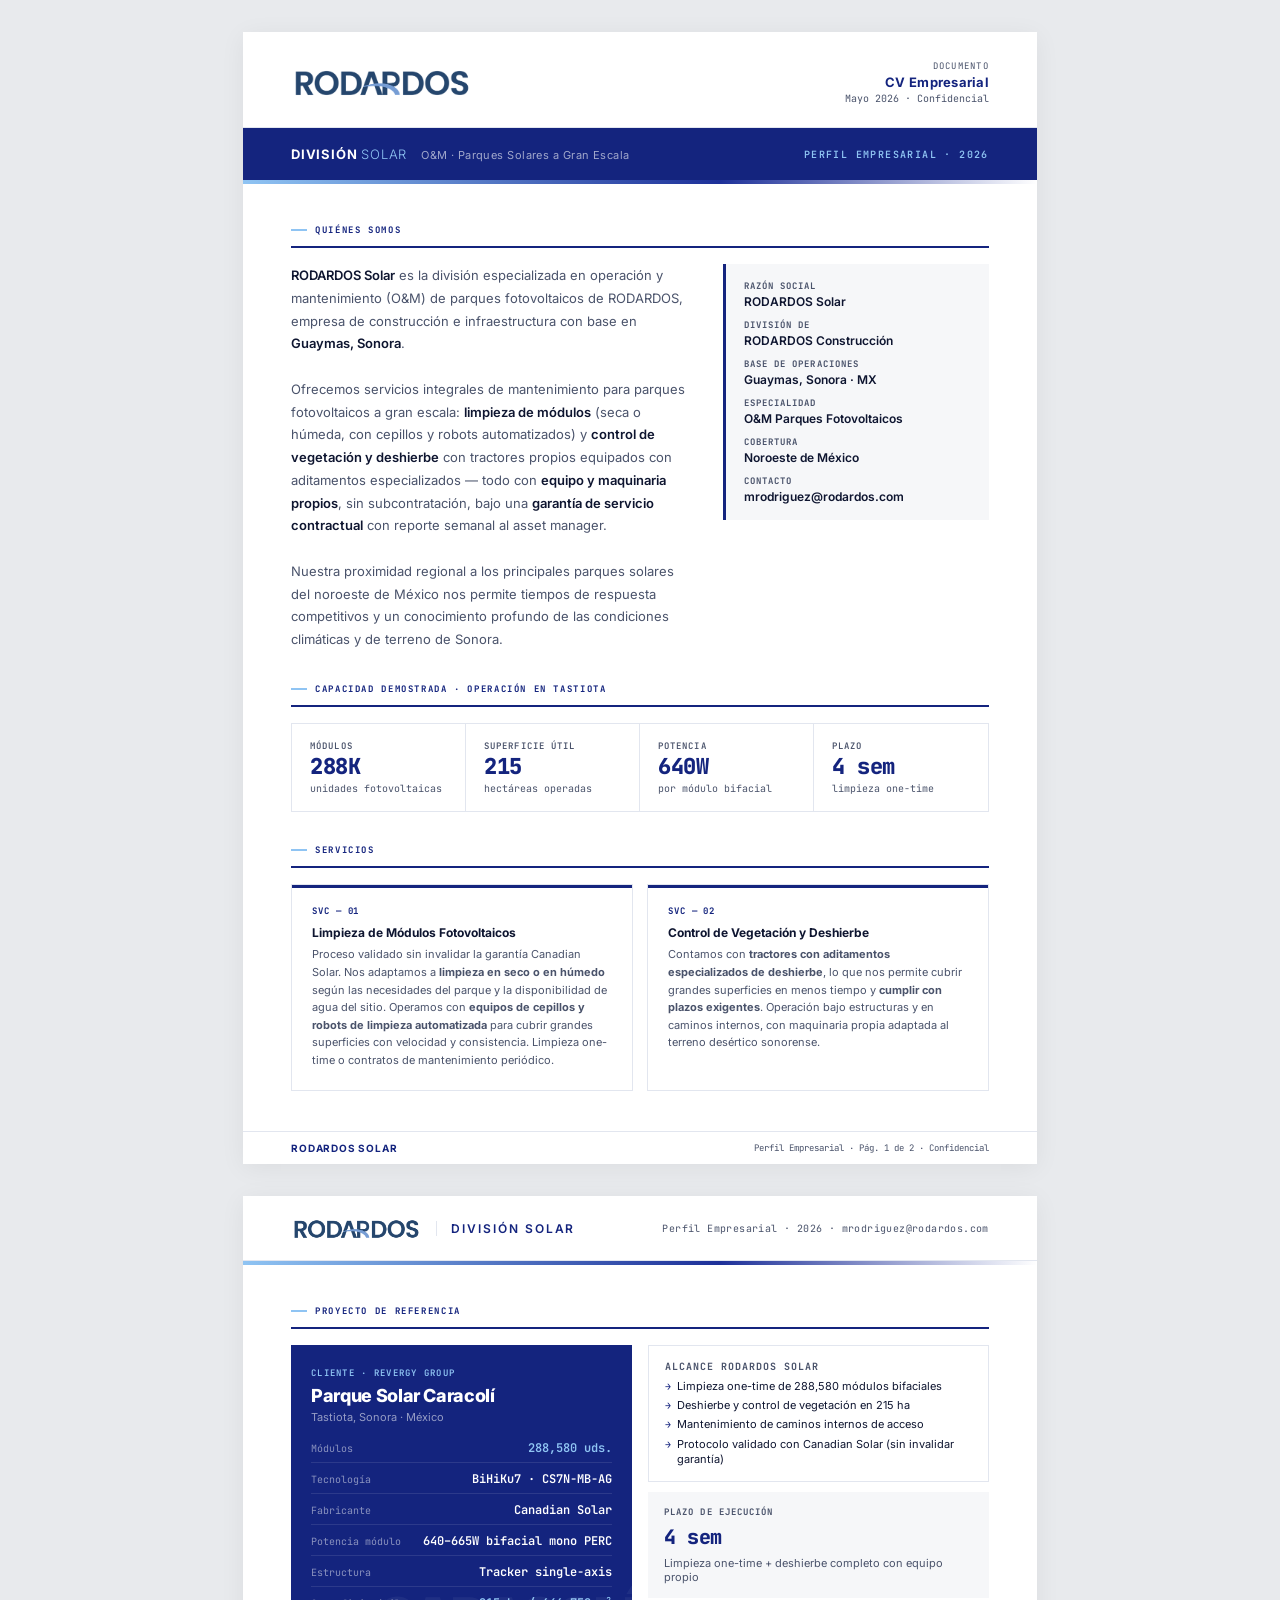
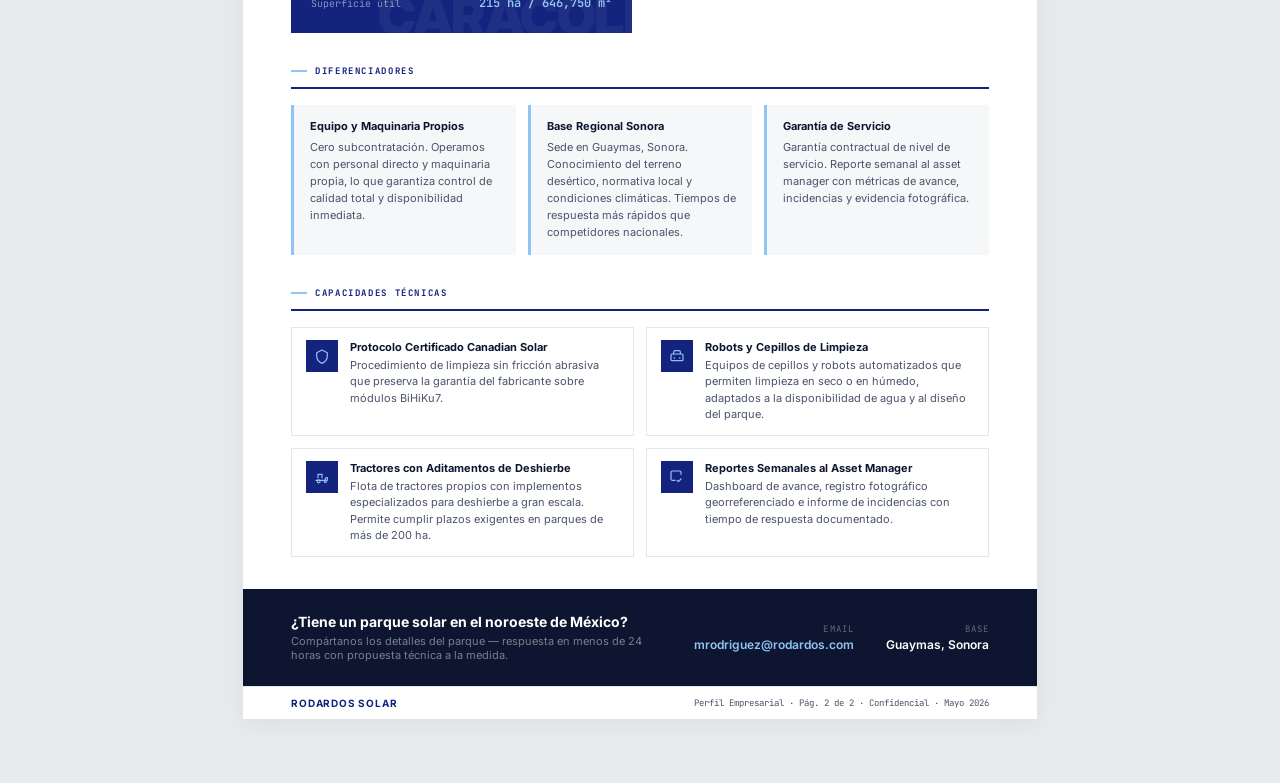
<file: cv-empresarial.html>
<!DOCTYPE html>
<html lang="es">
<head>
<meta charset="UTF-8"/>
<meta name="viewport" content="width=device-width, initial-scale=1.0"/>
<title>RODARDOS Solar — Perfil Empresarial</title>
<link rel="preconnect" href="https://fonts.googleapis.com"/>
<link rel="preconnect" href="https://fonts.gstatic.com" crossorigin/>
<link href="https://fonts.googleapis.com/css2?family=Inter:wght@300;400;500;600;700;800;900&family=JetBrains+Mono:wght@400;500;600&display=swap" rel="stylesheet"/>

<style>
/* ============ TOKENS ============ */
:root {
  --marino:      #14247E;
  --marino-deep: #0C1654;
  --marino-mid:  #1D3099;
  --cielo:       #8FC4F3;
  --cielo-soft:  #C9E1F8;
  --ink:         #0E1530;
  --ink-soft:    #4A536B;
  --paper:       #F6F7F9;
  --white:       #FFFFFF;
  --border:      #E2E6EF;
  --solar:       #F5B800;
  --font-sans:   'Inter', system-ui, sans-serif;
  --font-mono:   'JetBrains Mono', ui-monospace, monospace;
}

* { box-sizing: border-box; margin: 0; padding: 0; }
html, body { font-family: var(--font-sans); color: var(--ink); -webkit-font-smoothing: antialiased; }
img { display: block; max-width: 100%; }

/* ============ PAGE LAYOUT ============ */
body {
  background: #E8EAED;
  padding: 32px;
}

.page {
  width: 210mm;
  background: var(--white);
  margin: 0 auto 32px;
  position: relative;
  display: flex;
  flex-direction: column;
  box-shadow: 0 4px 24px rgba(0,0,0,0.06);
}

@media screen {
  .page { min-height: 297mm; }
}

.page + .page {
  page-break-before: always;
  break-before: page;
}

/* ============ HEADER ============ */
.page-header {
  display: flex;
  flex-direction: column;
}

.header-logo-strip {
  background: var(--white);
  padding: 28px 48px 22px;
  display: flex;
  align-items: center;
  justify-content: space-between;
  gap: 24px;
  border-bottom: 1px solid var(--border);
}

.header-logo-strip img.logo-wordmark {
  height: 36px;
  width: auto;
  display: block;
}

.header-logo-strip .doc-meta {
  text-align: right;
}

.header-logo-strip .doc-meta-label {
  font-size: 9px;
  letter-spacing: 0.14em;
  text-transform: uppercase;
  color: var(--ink-soft);
  font-family: var(--font-mono);
  margin-bottom: 2px;
}

.header-logo-strip .doc-meta-title {
  font-size: 13px;
  font-weight: 700;
  color: var(--marino);
  letter-spacing: 0.02em;
}

.header-logo-strip .doc-meta-date {
  font-size: 10px;
  color: var(--ink-soft);
  margin-top: 2px;
  font-family: var(--font-mono);
}

.header-marino-strip {
  background: var(--marino);
  padding: 18px 48px;
  color: var(--white);
  display: flex;
  align-items: center;
  justify-content: space-between;
  gap: 32px;
}

.header-tagline {
  font-size: 10px;
  letter-spacing: 0.14em;
  text-transform: uppercase;
  color: var(--cielo);
  font-weight: 600;
  font-family: var(--font-mono);
}

.header-division {
  font-size: 13px;
  font-weight: 700;
  letter-spacing: 0.06em;
  text-transform: uppercase;
  color: var(--white);
}

.header-division span {
  color: var(--cielo);
  font-weight: 300;
}

.header-sub {
  font-size: 11px;
  color: rgba(255,255,255,0.6);
  font-weight: 400;
  letter-spacing: 0.04em;
}

/* ============ ACCENT BAR ============ */
.accent-bar {
  height: 4px;
  background: linear-gradient(90deg, var(--cielo) 0%, var(--marino-mid) 60%, transparent 100%);
}

/* ============ BODY ============ */
.page-body {
  flex: 1;
  padding: 40px 48px;
  display: flex;
  flex-direction: column;
  gap: 32px;
}

/* ============ SECTION ============ */
.section {}

.section-label {
  font-size: 9px;
  letter-spacing: 0.18em;
  text-transform: uppercase;
  font-weight: 700;
  color: var(--marino);
  font-family: var(--font-mono);
  padding-bottom: 10px;
  border-bottom: 2px solid var(--marino);
  margin-bottom: 16px;
  display: flex;
  align-items: center;
  gap: 8px;
}

.section-label::before {
  content: '';
  display: block;
  width: 16px;
  height: 2px;
  background: var(--cielo);
}

/* ============ ABOUT ============ */
.about-grid {
  display: grid;
  grid-template-columns: 1.5fr 1fr;
  gap: 32px;
  align-items: start;
}

.about-text {
  font-size: 13px;
  line-height: 1.75;
  color: var(--ink-soft);
}

.about-text strong {
  color: var(--ink);
  font-weight: 600;
}

.about-meta {
  background: var(--paper);
  border-left: 3px solid var(--marino);
  padding: 16px 18px;
  display: flex;
  flex-direction: column;
  gap: 10px;
}

.meta-item {}

.meta-key {
  font-size: 9px;
  letter-spacing: 0.12em;
  text-transform: uppercase;
  font-weight: 700;
  color: var(--ink-soft);
  font-family: var(--font-mono);
  margin-bottom: 2px;
}

.meta-val {
  font-size: 12px;
  font-weight: 600;
  color: var(--ink);
}

/* ============ SERVICES ============ */
.services-grid {
  display: grid;
  grid-template-columns: repeat(2, 1fr);
  gap: 14px;
}

.service-card {
  border: 1px solid var(--border);
  padding: 20px 20px;
  position: relative;
}

.service-card::before {
  content: '';
  position: absolute;
  top: 0; left: 0; right: 0;
  height: 3px;
  background: var(--marino);
}

.service-num {
  font-size: 9px;
  letter-spacing: 0.1em;
  font-weight: 700;
  color: var(--marino);
  font-family: var(--font-mono);
  margin-bottom: 8px;
}

.service-title {
  font-size: 12px;
  font-weight: 700;
  color: var(--ink);
  margin-bottom: 6px;
  line-height: 1.3;
}

.service-desc {
  font-size: 11px;
  color: var(--ink-soft);
  line-height: 1.6;
}

/* ============ PROYECTO ============ */
.project-grid {
  display: grid;
  grid-template-columns: 1fr 1fr;
  gap: 16px;
}

.project-main {
  background: var(--marino);
  color: var(--white);
  padding: 22px 20px;
  position: relative;
  overflow: hidden;
}

.project-main::after {
  content: 'CARACOLÍ';
  position: absolute;
  bottom: -10px;
  right: -4px;
  font-size: 52px;
  font-weight: 900;
  letter-spacing: -0.03em;
  color: rgba(255,255,255,0.05);
  line-height: 1;
  pointer-events: none;
}

.project-client {
  font-size: 9px;
  letter-spacing: 0.14em;
  text-transform: uppercase;
  color: var(--cielo);
  font-family: var(--font-mono);
  font-weight: 600;
  margin-bottom: 6px;
}

.project-name {
  font-size: 18px;
  font-weight: 800;
  letter-spacing: -0.02em;
  margin-bottom: 4px;
}

.project-loc {
  font-size: 11px;
  color: rgba(255,255,255,0.55);
  margin-bottom: 16px;
}

.project-stats {
  display: flex;
  flex-direction: column;
  gap: 8px;
}

.pstat {
  display: flex;
  justify-content: space-between;
  align-items: baseline;
  border-bottom: 1px solid rgba(255,255,255,0.1);
  padding-bottom: 6px;
}

.pstat:last-child { border-bottom: none; padding-bottom: 0; }

.pstat-label {
  font-size: 10px;
  color: rgba(255,255,255,0.5);
  font-family: var(--font-mono);
}

.pstat-val {
  font-size: 12px;
  font-weight: 600;
  font-family: var(--font-mono);
  color: var(--white);
}

.pstat-val.accent { color: var(--cielo); }

.project-side {
  display: flex;
  flex-direction: column;
  gap: 10px;
}

.scope-card {
  border: 1px solid var(--border);
  padding: 14px 16px;
}

.scope-title {
  font-size: 10px;
  font-weight: 700;
  text-transform: uppercase;
  letter-spacing: 0.1em;
  color: var(--ink-soft);
  font-family: var(--font-mono);
  margin-bottom: 6px;
}

.scope-items {
  list-style: none;
  display: flex;
  flex-direction: column;
  gap: 4px;
}

.scope-items li {
  font-size: 11px;
  color: var(--ink);
  display: flex;
  align-items: flex-start;
  gap: 6px;
  line-height: 1.4;
}

.scope-items li::before {
  content: '→';
  color: var(--marino);
  font-size: 10px;
  flex-shrink: 0;
  margin-top: 1px;
  font-family: var(--font-mono);
}

.delivery-card {
  background: var(--paper);
  padding: 14px 16px;
  display: flex;
  flex-direction: column;
  gap: 6px;
}

.delivery-label {
  font-size: 9px;
  text-transform: uppercase;
  letter-spacing: 0.12em;
  color: var(--ink-soft);
  font-weight: 700;
  font-family: var(--font-mono);
}

.delivery-val {
  font-size: 20px;
  font-weight: 800;
  color: var(--marino);
  letter-spacing: -0.02em;
  font-family: var(--font-mono);
}

.delivery-sub {
  font-size: 11px;
  color: var(--ink-soft);
}

/* ============ DIFERENCIADORES ============ */
.diff-grid {
  display: grid;
  grid-template-columns: repeat(3, 1fr);
  gap: 12px;
}

.diff-item {
  display: flex;
  flex-direction: column;
  gap: 6px;
  padding: 14px 16px;
  background: var(--paper);
  border-left: 3px solid var(--cielo);
}

.diff-title {
  font-size: 11px;
  font-weight: 700;
  color: var(--ink);
}

.diff-desc {
  font-size: 11px;
  color: var(--ink-soft);
  line-height: 1.55;
}

/* ============ CAPACIDADES ============ */
.cap-grid {
  display: grid;
  grid-template-columns: repeat(2, 1fr);
  gap: 12px;
}

.cap-item {
  display: flex;
  align-items: flex-start;
  gap: 12px;
  padding: 12px 14px;
  border: 1px solid var(--border);
}

.cap-icon {
  width: 32px;
  height: 32px;
  background: var(--marino);
  flex-shrink: 0;
  display: flex;
  align-items: center;
  justify-content: center;
}

.cap-icon svg { display: block; }

.cap-content {}

.cap-title {
  font-size: 11px;
  font-weight: 700;
  color: var(--ink);
  margin-bottom: 3px;
}

.cap-desc {
  font-size: 11px;
  color: var(--ink-soft);
  line-height: 1.5;
}

/* ============ CONTACT ============ */
.contact-bar {
  background: var(--ink);
  margin: 0 -48px -40px;
  padding: 24px 48px;
  display: grid;
  grid-template-columns: 1fr auto;
  align-items: center;
  gap: 32px;
}

.contact-left {}

.contact-headline {
  font-size: 14px;
  font-weight: 700;
  color: var(--white);
  margin-bottom: 4px;
}

.contact-sub {
  font-size: 11px;
  color: rgba(255,255,255,0.45);
}

.contact-items {
  display: flex;
  gap: 32px;
  align-items: center;
}

.contact-item {
  display: flex;
  flex-direction: column;
  gap: 2px;
  text-align: right;
}

.contact-item-label {
  font-size: 9px;
  letter-spacing: 0.12em;
  text-transform: uppercase;
  color: rgba(255,255,255,0.35);
  font-family: var(--font-mono);
}

.contact-item-val {
  font-size: 12px;
  font-weight: 600;
  color: var(--white);
}

.contact-item-val.highlight {
  color: var(--cielo);
}

/* ============ PAGE FOOTER ============ */
.page-footer {
  padding: 10px 48px;
  display: flex;
  justify-content: space-between;
  align-items: center;
  border-top: 1px solid var(--border);
}

.footer-brand {
  font-size: 10px;
  font-weight: 700;
  letter-spacing: 0.08em;
  color: var(--marino);
  text-transform: uppercase;
}

.footer-note {
  font-size: 9px;
  color: var(--ink-soft);
  font-family: var(--font-mono);
}

/* ============ KPI ROW ============ */
.kpi-row {
  display: grid;
  grid-template-columns: repeat(4, 1fr);
  gap: 0;
  border: 1px solid var(--border);
}

.kpi-cell {
  padding: 16px 18px;
  border-right: 1px solid var(--border);
  display: flex;
  flex-direction: column;
  gap: 4px;
}

.kpi-cell:last-child { border-right: none; }

.kpi-label {
  font-size: 9px;
  letter-spacing: 0.12em;
  text-transform: uppercase;
  color: var(--ink-soft);
  font-weight: 600;
  font-family: var(--font-mono);
}

.kpi-val {
  font-size: 22px;
  font-weight: 900;
  color: var(--marino);
  letter-spacing: -0.02em;
  font-family: var(--font-mono);
  line-height: 1;
}

.kpi-unit {
  font-size: 10px;
  color: var(--ink-soft);
  font-family: var(--font-mono);
}

/* ============ PRINT ============ */
@media print {
  html, body { background: none; padding: 0; margin: 0; }
  .page {
    margin: 0;
    width: 210mm;
    height: 297mm;
    overflow: hidden;
    box-shadow: none;
    page-break-inside: avoid;
    break-inside: avoid;
  }
  .page + .page {
    page-break-before: always;
    break-before: page;
  }
}

@page {
  size: A4;
  margin: 0;
}
</style>
</head>
<body>

<!-- ===================== PAGE 1 ===================== -->
<div class="page">

  <!-- HEADER -->
  <div class="page-header">
    <div class="header-logo-strip">
      <img class="logo-wordmark" src="assets/logo-rodardos-marino.png" alt="RODARDOS"/>
      <div class="doc-meta">
        <div class="doc-meta-label">Documento</div>
        <div class="doc-meta-title">CV Empresarial</div>
        <div class="doc-meta-date">Mayo 2026 · Confidencial</div>
      </div>
    </div>
    <div class="header-marino-strip">
      <div style="display:flex; align-items:baseline; gap:14px;">
        <div class="header-division">División <span>Solar</span></div>
        <div class="header-sub">O&amp;M · Parques Solares a Gran Escala</div>
      </div>
      <div class="header-tagline">Perfil Empresarial · 2026</div>
    </div>
  </div>
  <div class="accent-bar"></div>

  <!-- BODY -->
  <div class="page-body">

    <!-- QUIÉNES SOMOS -->
    <div class="section">
      <div class="section-label">Quiénes Somos</div>
      <div class="about-grid">
        <div class="about-text">
          <p><strong>RODARDOS Solar</strong> es la división especializada en operación y mantenimiento (O&amp;M) de parques fotovoltaicos de RODARDOS, empresa de construcción e infraestructura con base en <strong>Guaymas, Sonora</strong>.</p>
          <br/>
          <p>Ofrecemos servicios integrales de mantenimiento para parques fotovoltaicos a gran escala: <strong>limpieza de módulos</strong> (seca o húmeda, con cepillos y robots automatizados) y <strong>control de vegetación y deshierbe</strong> con tractores propios equipados con aditamentos especializados — todo con <strong>equipo y maquinaria propios</strong>, sin subcontratación, bajo una <strong>garantía de servicio contractual</strong> con reporte semanal al asset manager.</p>
          <br/>
          <p>Nuestra proximidad regional a los principales parques solares del noroeste de México nos permite tiempos de respuesta competitivos y un conocimiento profundo de las condiciones climáticas y de terreno de Sonora.</p>
        </div>
        <div class="about-meta">
          <div class="meta-item">
            <div class="meta-key">Razón Social</div>
            <div class="meta-val">RODARDOS Solar</div>
          </div>
          <div class="meta-item">
            <div class="meta-key">División de</div>
            <div class="meta-val">RODARDOS Construcción</div>
          </div>
          <div class="meta-item">
            <div class="meta-key">Base de Operaciones</div>
            <div class="meta-val">Guaymas, Sonora · MX</div>
          </div>
          <div class="meta-item">
            <div class="meta-key">Especialidad</div>
            <div class="meta-val">O&amp;M Parques Fotovoltaicos</div>
          </div>
          <div class="meta-item">
            <div class="meta-key">Cobertura</div>
            <div class="meta-val">Noroeste de México</div>
          </div>
          <div class="meta-item">
            <div class="meta-key">Contacto</div>
            <div class="meta-val">mrodriguez@rodardos.com</div>
          </div>
        </div>
      </div>
    </div>

    <!-- KPIs -->
    <div class="section">
      <div class="section-label">Capacidad Demostrada · Operación en Tastiota</div>
      <div class="kpi-row">
        <div class="kpi-cell">
          <div class="kpi-label">Módulos</div>
          <div class="kpi-val">288K</div>
          <div class="kpi-unit">unidades fotovoltaicas</div>
        </div>
        <div class="kpi-cell">
          <div class="kpi-label">Superficie Útil</div>
          <div class="kpi-val">215</div>
          <div class="kpi-unit">hectáreas operadas</div>
        </div>
        <div class="kpi-cell">
          <div class="kpi-label">Potencia</div>
          <div class="kpi-val">640W</div>
          <div class="kpi-unit">por módulo bifacial</div>
        </div>
        <div class="kpi-cell">
          <div class="kpi-label">Plazo</div>
          <div class="kpi-val">4 sem</div>
          <div class="kpi-unit">limpieza one-time</div>
        </div>
      </div>
    </div>

    <!-- SERVICIOS -->
    <div class="section">
      <div class="section-label">Servicios</div>
      <div class="services-grid">
        <div class="service-card">
          <div class="service-num">SVC — 01</div>
          <div class="service-title">Limpieza de Módulos Fotovoltaicos</div>
          <div class="service-desc">Proceso validado sin invalidar la garantía Canadian Solar. Nos adaptamos a <strong>limpieza en seco o en húmedo</strong> según las necesidades del parque y la disponibilidad de agua del sitio. Operamos con <strong>equipos de cepillos y robots de limpieza automatizada</strong> para cubrir grandes superficies con velocidad y consistencia. Limpieza one-time o contratos de mantenimiento periódico.</div>
        </div>
        <div class="service-card">
          <div class="service-num">SVC — 02</div>
          <div class="service-title">Control de Vegetación y Deshierbe</div>
          <div class="service-desc">Contamos con <strong>tractores con aditamentos especializados de deshierbe</strong>, lo que nos permite cubrir grandes superficies en menos tiempo y <strong>cumplir con plazos exigentes</strong>. Operación bajo estructuras y en caminos internos, con maquinaria propia adaptada al terreno desértico sonorense.</div>
        </div>
      </div>
    </div>

  </div><!-- /page-body -->

  <div class="page-footer">
    <div class="footer-brand">RODARDOS Solar</div>
    <div class="footer-note">Perfil Empresarial · Pág. 1 de 2 · Confidencial</div>
  </div>
</div><!-- /page 1 -->


<!-- ===================== PAGE 2 ===================== -->
<div class="page">

  <div class="page-header">
    <div class="header-logo-strip" style="padding: 20px 48px 18px;">
      <div style="display:flex; align-items:center; gap:14px;">
        <img class="logo-wordmark" src="assets/logo-rodardos-marino.png" alt="RODARDOS" style="height:26px;"/>
        <span style="font-size:12px; font-weight:600; color:var(--marino); letter-spacing:0.16em; text-transform:uppercase; padding-left:14px; border-left:1px solid var(--border);">División Solar</span>
      </div>
      <div style="font-size:10px; color:var(--ink-soft); font-family:var(--font-mono); letter-spacing:0.04em;">Perfil Empresarial · 2026 · mrodriguez@rodardos.com</div>
    </div>
  </div>
  <div class="accent-bar"></div>

  <div class="page-body">

    <!-- PROYECTO REFERENCIA -->
    <div class="section">
      <div class="section-label">Proyecto de Referencia</div>
      <div class="project-grid">
        <div class="project-main">
          <div class="project-client">Cliente · Revergy Group</div>
          <div class="project-name">Parque Solar Caracolí</div>
          <div class="project-loc">Tastiota, Sonora · México</div>
          <div class="project-stats">
            <div class="pstat">
              <span class="pstat-label">Módulos</span>
              <span class="pstat-val accent">288,580 uds.</span>
            </div>
            <div class="pstat">
              <span class="pstat-label">Tecnología</span>
              <span class="pstat-val">BiHiKu7 · CS7N-MB-AG</span>
            </div>
            <div class="pstat">
              <span class="pstat-label">Fabricante</span>
              <span class="pstat-val">Canadian Solar</span>
            </div>
            <div class="pstat">
              <span class="pstat-label">Potencia módulo</span>
              <span class="pstat-val">640–665W bifacial mono PERC</span>
            </div>
            <div class="pstat">
              <span class="pstat-label">Estructura</span>
              <span class="pstat-val">Tracker single-axis</span>
            </div>
            <div class="pstat">
              <span class="pstat-label">Superficie útil</span>
              <span class="pstat-val accent">215 ha / 646,750 m²</span>
            </div>
          </div>
        </div>
        <div class="project-side">
          <div class="scope-card">
            <div class="scope-title">Alcance RODARDOS Solar</div>
            <ul class="scope-items">
              <li>Limpieza one-time de 288,580 módulos bifaciales</li>
              <li>Deshierbe y control de vegetación en 215 ha</li>
              <li>Mantenimiento de caminos internos de acceso</li>
              <li>Protocolo validado con Canadian Solar (sin invalidar garantía)</li>
            </ul>
          </div>
          <div class="delivery-card">
            <div class="delivery-label">Plazo de Ejecución</div>
            <div class="delivery-val">4 sem</div>
            <div class="delivery-sub">Limpieza one-time + deshierbe completo con equipo propio</div>
          </div>
        </div>
      </div>
    </div>

    <!-- DIFERENCIADORES -->
    <div class="section">
      <div class="section-label">Diferenciadores</div>
      <div class="diff-grid">
        <div class="diff-item">
          <div class="diff-title">Equipo y Maquinaria Propios</div>
          <div class="diff-desc">Cero subcontratación. Operamos con personal directo y maquinaria propia, lo que garantiza control de calidad total y disponibilidad inmediata.</div>
        </div>
        <div class="diff-item">
          <div class="diff-title">Base Regional Sonora</div>
          <div class="diff-desc">Sede en Guaymas, Sonora. Conocimiento del terreno desértico, normativa local y condiciones climáticas. Tiempos de respuesta más rápidos que competidores nacionales.</div>
        </div>
        <div class="diff-item">
          <div class="diff-title">Garantía de Servicio</div>
          <div class="diff-desc">Garantía contractual de nivel de servicio. Reporte semanal al asset manager con métricas de avance, incidencias y evidencia fotográfica.</div>
        </div>
      </div>
    </div>

    <!-- CAPACIDADES TÉCNICAS -->
    <div class="section">
      <div class="section-label">Capacidades Técnicas</div>
      <div class="cap-grid">
        <div class="cap-item">
          <div class="cap-icon">
            <svg width="16" height="16" fill="none" viewBox="0 0 24 24">
              <path d="M12 3L4 7v5c0 5 3.8 9.7 8 11 4.2-1.3 8-6 8-11V7l-8-4z" stroke="#8FC4F3" stroke-width="1.8" stroke-linejoin="round"/>
            </svg>
          </div>
          <div class="cap-content">
            <div class="cap-title">Protocolo Certificado Canadian Solar</div>
            <div class="cap-desc">Procedimiento de limpieza sin fricción abrasiva que preserva la garantía del fabricante sobre módulos BiHiKu7.</div>
          </div>
        </div>
        <div class="cap-item">
          <div class="cap-icon">
            <svg width="16" height="16" fill="none" viewBox="0 0 24 24">
              <rect x="3" y="9" width="18" height="10" rx="1.5" stroke="#8FC4F3" stroke-width="1.8"/>
              <path d="M7 9V6a2 2 0 012-2h6a2 2 0 012 2v3" stroke="#8FC4F3" stroke-width="1.8" stroke-linecap="round"/>
              <circle cx="8" cy="15" r="1.2" fill="#8FC4F3"/>
              <circle cx="16" cy="15" r="1.2" fill="#8FC4F3"/>
            </svg>
          </div>
          <div class="cap-content">
            <div class="cap-title">Robots y Cepillos de Limpieza</div>
            <div class="cap-desc">Equipos de cepillos y robots automatizados que permiten limpieza en seco o en húmedo, adaptados a la disponibilidad de agua y al diseño del parque.</div>
          </div>
        </div>
        <div class="cap-item">
          <div class="cap-icon">
            <svg width="16" height="16" fill="none" viewBox="0 0 24 24">
              <path d="M3 17h13l2-4h2v4" stroke="#8FC4F3" stroke-width="1.8" stroke-linecap="round" stroke-linejoin="round"/>
              <circle cx="7" cy="18.5" r="2.2" stroke="#8FC4F3" stroke-width="1.8"/>
              <circle cx="17" cy="18.5" r="1.8" stroke="#8FC4F3" stroke-width="1.8"/>
              <path d="M6 13V8h6v5" stroke="#8FC4F3" stroke-width="1.8" stroke-linecap="round"/>
            </svg>
          </div>
          <div class="cap-content">
            <div class="cap-title">Tractores con Aditamentos de Deshierbe</div>
            <div class="cap-desc">Flota de tractores propios con implementos especializados para deshierbe a gran escala. Permite cumplir plazos exigentes en parques de más de 200 ha.</div>
          </div>
        </div>
        <div class="cap-item">
          <div class="cap-icon">
            <svg width="16" height="16" fill="none" viewBox="0 0 24 24">
              <path d="M9 17H5a2 2 0 01-2-2V5a2 2 0 012-2h11a2 2 0 012 2v3" stroke="#8FC4F3" stroke-width="1.8" stroke-linecap="round"/>
              <path d="M12 17l2 2 4-4" stroke="#8FC4F3" stroke-width="1.8" stroke-linecap="round" stroke-linejoin="round"/>
            </svg>
          </div>
          <div class="cap-content">
            <div class="cap-title">Reportes Semanales al Asset Manager</div>
            <div class="cap-desc">Dashboard de avance, registro fotográfico georreferenciado e informe de incidencias con tiempo de respuesta documentado.</div>
          </div>
        </div>
      </div>
    </div>

    <!-- CONTACTO -->
    <div class="contact-bar">
      <div class="contact-left">
        <div class="contact-headline">¿Tiene un parque solar en el noroeste de México?</div>
        <div class="contact-sub">Compártanos los detalles del parque — respuesta en menos de 24 horas con propuesta técnica a la medida.</div>
      </div>
      <div class="contact-items">
        <div class="contact-item">
          <div class="contact-item-label">Email</div>
          <div class="contact-item-val highlight">mrodriguez@rodardos.com</div>
        </div>
        <div class="contact-item">
          <div class="contact-item-label">Base</div>
          <div class="contact-item-val">Guaymas, Sonora</div>
        </div>
      </div>
    </div>

  </div><!-- /page-body -->

  <div class="page-footer">
    <div class="footer-brand">RODARDOS Solar</div>
    <div class="footer-note">Perfil Empresarial · Pág. 2 de 2 · Confidencial · Mayo 2026</div>
  </div>
</div><!-- /page 2 -->

</body>
</html>
</file>
